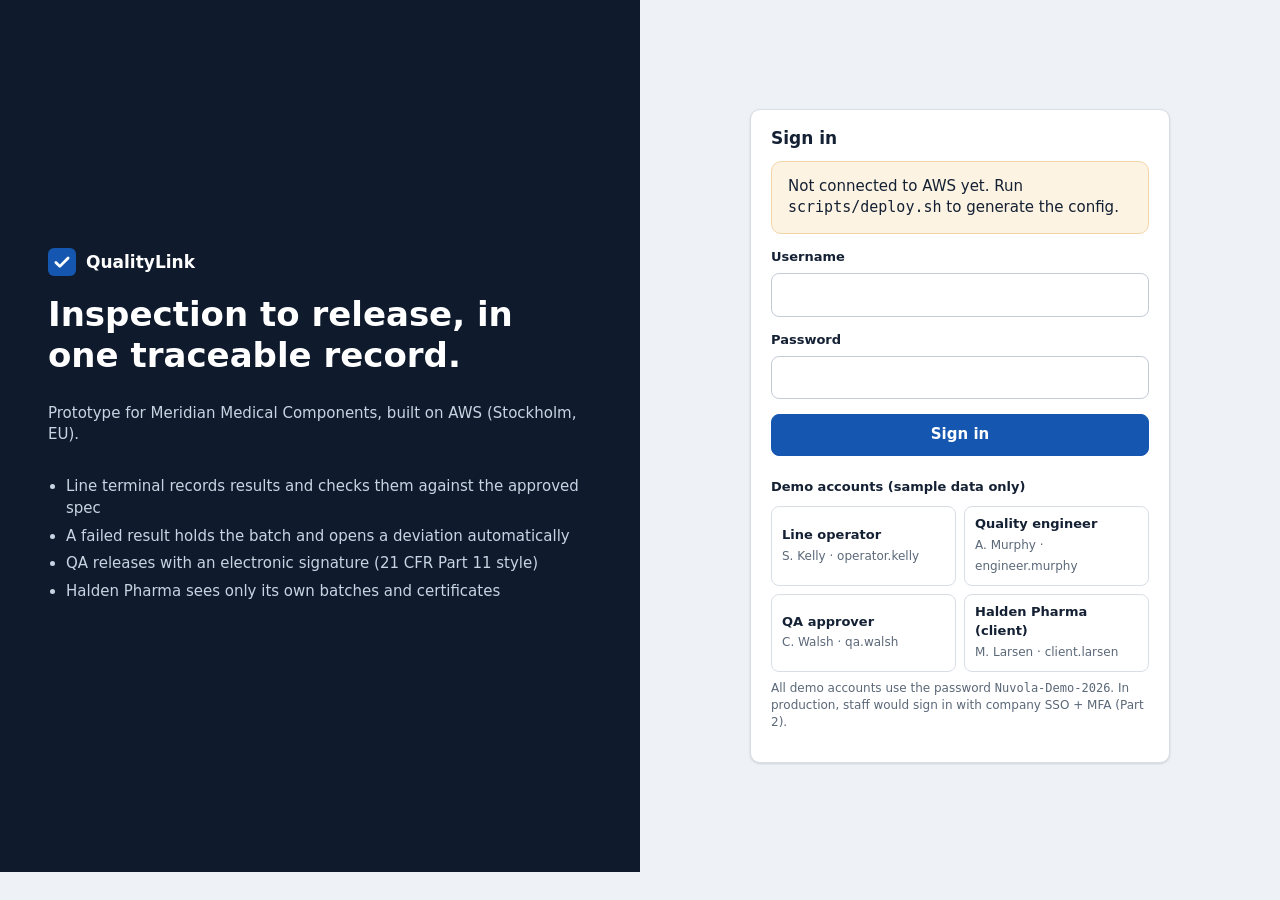
<file: frontend/index.html>
<!doctype html>
<html lang="en">
<head>
  <meta charset="utf-8">
  <meta name="viewport" content="width=device-width, initial-scale=1">
  <title>QualityLink</title>
  <meta name="description" content="QualityLink prototype: inspection, deviation and batch release for Meridian Medical Components (CSC1057 Group Nuvola).">
  <link rel="icon" href="data:image/svg+xml,%3Csvg xmlns='http://www.w3.org/2000/svg' viewBox='0 0 32 32'%3E%3Crect width='32' height='32' rx='7' fill='%231557b0'/%3E%3Cpath d='M9 16.5l4.5 4.5L23 11.5' stroke='white' stroke-width='3.2' fill='none' stroke-linecap='round' stroke-linejoin='round'/%3E%3C/svg%3E">
  <link rel="stylesheet" href="css/styles.css">
</head>
<body>
  <div id="app" aria-live="polite"></div>
  <div id="toast" role="status" aria-live="polite"></div>
  <noscript>QualityLink needs JavaScript enabled.</noscript>
  <script type="module" src="js/app.js"></script>
</body>
</html>
</file>
<file: frontend/css/styles.css>
/* QualityLink prototype styles. One file, no framework. */
:root {
  --navy: #0f1b2d;
  --navy-2: #1a2a42;
  --blue: #1557b0;
  --blue-dark: #0f4590;
  --blue-soft: #e8f0fb;
  --bg: #eef1f5;
  --surface: #ffffff;
  --line: #d9dee6;
  --text: #142033;
  --muted: #5b6878;
  --green: #17803d;
  --green-soft: #e5f4ea;
  --red: #b42318;
  --red-soft: #fdeceb;
  --amber: #a15c07;
  --amber-soft: #fdf3e2;
  --grey-soft: #eef0f3;
  --radius: 10px;
  --shadow: 0 1px 2px rgba(16, 24, 40, .06), 0 1px 3px rgba(16, 24, 40, .08);
  --mono: ui-monospace, "SF Mono", SFMono-Regular, Menlo, Consolas, monospace;
  color-scheme: light;
}

* { box-sizing: border-box; }
html, body { margin: 0; }
body {
  font-family: system-ui, -apple-system, "Segoe UI", Roboto, "Helvetica Neue", Arial, sans-serif;
  font-size: 15px;
  line-height: 1.45;
  color: var(--text);
  background: var(--bg);
  -webkit-font-smoothing: antialiased;
  padding-bottom: 28px; /* room for the prototype banner */
}
h1, h2, h3 { margin: 0; line-height: 1.2; }
h1 { font-size: 24px; }
h2 { font-size: 17px; }
h3 { font-size: 15px; }
a { color: var(--blue); }
button, input, select, textarea { font: inherit; color: inherit; }
.mono { font-family: var(--mono); }
.muted { color: var(--muted); }
.small { font-size: 13px; }
.hidden { display: none !important; }

/* ---------- Buttons & form controls ---------- */
.btn {
  display: inline-flex; align-items: center; justify-content: center; gap: 8px;
  border: 1px solid var(--line); background: var(--surface); color: var(--text);
  padding: 9px 16px; border-radius: 8px; cursor: pointer; font-weight: 600;
  text-decoration: none; white-space: nowrap;
}
.btn:hover { background: #f6f8fb; }
.btn:focus-visible, input:focus-visible, select:focus-visible, textarea:focus-visible, .tile:focus-visible {
  outline: 3px solid #8db4ec; outline-offset: 1px;
}
.btn.primary { background: var(--blue); border-color: var(--blue); color: #fff; }
.btn.primary:hover { background: var(--blue-dark); }
.btn.danger { background: var(--red); border-color: var(--red); color: #fff; }
.btn.dark { background: var(--navy); border-color: var(--navy); color: #fff; }
.btn.ghost { background: transparent; border-color: transparent; color: var(--blue); padding-left: 6px; padding-right: 6px; }
.btn.big { padding: 16px 26px; font-size: 18px; border-radius: 10px; }
.btn[disabled] { opacity: .5; cursor: not-allowed; }
label { display: block; font-weight: 600; font-size: 13px; margin-bottom: 6px; }
input[type=text], input[type=password], input[type=number], select, textarea {
  width: 100%; padding: 10px 12px; border: 1px solid #c4ccd8; border-radius: 8px; background: #fff;
}
textarea { min-height: 90px; resize: vertical; }
.field { margin-bottom: 14px; }
.row { display: flex; gap: 12px; align-items: center; flex-wrap: wrap; }
.spread { justify-content: space-between; }
.grid-2 { display: grid; grid-template-columns: 1fr 1fr; gap: 16px; }
@media (max-width: 760px) { .grid-2 { grid-template-columns: 1fr; } }

/* ---------- Cards, badges, tables ---------- */
.card { background: var(--surface); border: 1px solid var(--line); border-radius: var(--radius); box-shadow: var(--shadow); padding: 18px 20px; }
.card + .card { margin-top: 16px; }
.card h2 { margin-bottom: 12px; }
.badge {
  display: inline-flex; align-items: center; gap: 6px; padding: 2px 10px; border-radius: 999px;
  font-size: 12px; font-weight: 700; white-space: nowrap; border: 1px solid transparent;
}
.badge.green { background: var(--green-soft); color: var(--green); border-color: #b9e0c6; }
.badge.red { background: var(--red-soft); color: var(--red); border-color: #f6c6c2; }
.badge.amber { background: var(--amber-soft); color: var(--amber); border-color: #f2d6a8; }
.badge.blue { background: var(--blue-soft); color: var(--blue); border-color: #c3d6f3; }
.badge.grey { background: var(--grey-soft); color: var(--muted); border-color: #dde1e7; }
.table-wrap { overflow-x: auto; }
table { width: 100%; border-collapse: collapse; font-size: 14px; }
th { text-align: left; font-size: 12px; text-transform: uppercase; letter-spacing: .04em; color: var(--muted); font-weight: 700; padding: 8px 10px; border-bottom: 1px solid var(--line); }
td { padding: 10px; border-bottom: 1px solid #edf0f4; vertical-align: top; }
tr.fail td { background: #fff5f4; }
tr.clickable { cursor: pointer; }
tr.clickable:hover td { background: #f6f9fd; }
.kv { display: grid; grid-template-columns: repeat(auto-fit, minmax(150px, 1fr)); gap: 12px 20px; }
.kv div span { display: block; font-size: 12px; color: var(--muted); }
.kv div strong { font-size: 15px; }
.notice { border-radius: var(--radius); padding: 14px 16px; border: 1px solid; }
.notice.amber { background: var(--amber-soft); border-color: #f2d6a8; }
.notice.red { background: var(--red-soft); border-color: #f6c6c2; }
.notice.green { background: var(--green-soft); border-color: #b9e0c6; }
.notice.blue { background: var(--blue-soft); border-color: #c3d6f3; }
.empty { padding: 30px; text-align: center; color: var(--muted); }
.error-text { color: var(--red); font-weight: 600; }

/* ---------- Staff layout (sidebar) ---------- */
.shell { display: grid; grid-template-columns: 220px 1fr; min-height: calc(100vh - 28px); }
.sidebar { background: var(--navy); color: #c9d3e1; display: flex; flex-direction: column; padding: 18px 12px; }
.brand { display: flex; align-items: center; gap: 10px; color: #fff; font-weight: 800; font-size: 17px; padding: 0 8px 18px; }
.logo { width: 28px; height: 28px; flex: none; }
.nav a { display: block; padding: 9px 12px; border-radius: 8px; color: #c9d3e1; text-decoration: none; font-weight: 600; margin-bottom: 2px; }
.nav a:hover { background: var(--navy-2); color: #fff; }
.nav a.active { background: var(--blue); color: #fff; }
.who { margin-top: auto; padding: 12px 8px 0; border-top: 1px solid #24364f; font-size: 13px; }
.who strong { color: #fff; display: block; }
.who button { margin-top: 8px; background: none; border: 0; color: #9fb4d1; padding: 0; cursor: pointer; text-decoration: underline; }
.main { padding: 24px 28px 60px; min-width: 0; }
.crumbs { font-size: 13px; color: var(--muted); margin-bottom: 6px; }
.page-head { display: flex; justify-content: space-between; align-items: flex-start; gap: 16px; margin-bottom: 18px; flex-wrap: wrap; }
.page-head p { margin: 4px 0 0; color: var(--muted); }
@media (max-width: 860px) {
  .shell { grid-template-columns: 1fr; }
  .sidebar { flex-direction: row; flex-wrap: wrap; align-items: center; gap: 6px; padding: 10px 12px; }
  .brand { padding: 0 8px 0 0; }
  .nav { display: flex; gap: 4px; flex-wrap: wrap; }
  .who { margin: 0 0 0 auto; border: 0; padding: 0; }
  .main { padding: 18px 16px 60px; }
}

/* ---------- Line terminal ---------- */
.terminal { min-height: calc(100vh - 28px); display: flex; flex-direction: column; }
.topbar { background: var(--navy); color: #fff; display: flex; align-items: center; gap: 14px; padding: 10px 18px; flex-wrap: wrap; }
.topbar .brand { padding: 0; }
.topbar .meta { color: #9fb4d1; font-size: 14px; }
.topbar .right { margin-left: auto; display: flex; align-items: center; gap: 12px; flex-wrap: wrap; }
.gateway-pill { border: 0; border-radius: 999px; padding: 6px 12px; font-weight: 700; font-size: 13px; cursor: pointer; }
.gateway-pill.online { background: #1f5f3a; color: #d7f5e2; }
.gateway-pill.offline { background: #7a2a1f; color: #ffe1dc; }
.term-body { padding: 18px; display: grid; grid-template-columns: 1fr 320px; gap: 16px; max-width: 1200px; width: 100%; margin: 0 auto; }
@media (max-width: 900px) { .term-body { grid-template-columns: 1fr; } }
.batch-pick { display: flex; gap: 8px; flex-wrap: wrap; }
.batch-chip { border: 2px solid var(--line); background: #fff; border-radius: 10px; padding: 10px 14px; text-align: left; cursor: pointer; min-width: 150px; }
.batch-chip strong { display: block; font-family: var(--mono); font-size: 16px; }
.batch-chip.selected { border-color: var(--blue); background: var(--blue-soft); }
.batch-chip[disabled] { opacity: .55; cursor: not-allowed; }
.tiles { display: grid; grid-template-columns: repeat(auto-fit, minmax(140px, 1fr)); gap: 10px; }
.tile { border: 2px solid var(--line); background: #fff; border-radius: 10px; padding: 16px 12px; font-weight: 700; font-size: 16px; cursor: pointer; text-align: center; }
.tile.selected { background: var(--blue); border-color: var(--blue); color: #fff; }
.tile.done::after { content: " \2713"; color: var(--green); }
.tile.selected.done::after { color: #c9f2d6; }
.reading-box { display: flex; align-items: flex-end; gap: 14px; flex-wrap: wrap; }
input.reading-input { width: 220px; font-family: var(--mono); font-size: 40px; font-weight: 700; padding: 6px 12px; }
.unit { font-size: 22px; color: var(--muted); padding-bottom: 12px; }
.passfail { display: flex; gap: 12px; }
.passfail .tile { flex: 1; font-size: 22px; padding: 22px; }
.passfail .tile.pass.selected { background: var(--green); border-color: var(--green); }
.passfail .tile.fail.selected { background: var(--red); border-color: var(--red); }
.step-label { font-weight: 800; margin: 18px 0 10px; }
.save-row { display: flex; justify-content: flex-end; margin-top: 18px; }
.overlay { position: fixed; inset: 0; background: rgba(15, 27, 45, .55); display: flex; align-items: center; justify-content: center; padding: 16px; z-index: 50; }
.result-card { background: #fff; border-radius: 14px; width: min(520px, 100%); padding: 26px; border-top: 8px solid var(--green); box-shadow: 0 20px 50px rgba(0, 0, 0, .25); }
.result-card.fail { border-top-color: var(--red); }
.result-card h2 { font-size: 24px; margin-bottom: 10px; }
.result-card.fail h2 { color: var(--red); }
.result-card.pass h2 { color: var(--green); }
.queue-list { font-size: 13px; margin: 8px 0 0; padding-left: 18px; }

/* ---------- Release checks ---------- */
.checks { list-style: none; padding: 0; margin: 0; }
.checks li { display: flex; gap: 10px; padding: 8px 0; border-bottom: 1px solid #edf0f4; }
.checks li:last-child { border-bottom: 0; }
.checks .icon { width: 22px; height: 22px; border-radius: 50%; display: inline-flex; align-items: center; justify-content: center; font-weight: 800; font-size: 13px; flex: none; }
.checks .ok .icon { background: var(--green); color: #fff; }
.checks .no .icon { background: var(--red); color: #fff; }
.queue-item { display: block; width: 100%; text-align: left; background: #fff; border: 2px solid var(--line); border-radius: 10px; padding: 12px; margin-bottom: 8px; cursor: pointer; }
.queue-item.selected { border-color: var(--blue); background: var(--blue-soft); }
.release-grid { display: grid; grid-template-columns: 280px 1fr; gap: 16px; }
@media (max-width: 900px) { .release-grid { grid-template-columns: 1fr; } }

/* ---------- Deviation stepper ---------- */
.stepper { display: grid; grid-template-columns: repeat(3, 1fr); gap: 8px; margin-bottom: 16px; }
.stepper div { border: 1px solid var(--line); border-radius: 8px; padding: 10px 12px; background: #fff; font-size: 13px; }
.stepper div strong { display: block; font-size: 14px; }
.stepper div.on { background: var(--blue); border-color: var(--blue); color: #fff; }
.stepper div.past { background: var(--blue-soft); border-color: #c3d6f3; }

/* ---------- Login ---------- */
.login-wrap { min-height: calc(100vh - 28px); display: grid; grid-template-columns: 1fr 1fr; }
.login-side { background: var(--navy); color: #c9d3e1; padding: 48px; display: flex; flex-direction: column; justify-content: center; }
.login-side h1 { color: #fff; font-size: 34px; margin: 18px 0 12px; }
.login-side ul { padding-left: 18px; }
.login-side li { margin-bottom: 6px; }
.login-form { display: flex; align-items: center; justify-content: center; padding: 32px 16px; }
.login-form .card { width: min(420px, 100%); }
.demo-users { display: grid; grid-template-columns: 1fr 1fr; gap: 8px; margin-top: 8px; }
.demo-users button { text-align: left; border: 1px solid var(--line); background: #fff; border-radius: 8px; padding: 8px 10px; cursor: pointer; }
.demo-users button:hover { border-color: var(--blue); background: var(--blue-soft); }
.demo-users strong { display: block; font-size: 13px; }
.demo-users span { font-size: 12px; color: var(--muted); }
@media (max-width: 860px) { .login-wrap { grid-template-columns: 1fr; } .login-side { padding: 28px 20px; } }

/* ---------- Client portal & certificate ---------- */
.portal-top { background: #fff; border-bottom: 1px solid var(--line); padding: 14px 24px; display: flex; align-items: center; gap: 12px; flex-wrap: wrap; }
.portal-top .right { margin-left: auto; font-size: 14px; }
.portal-main { max-width: 1040px; margin: 0 auto; padding: 28px 16px 60px; }
.certificate { background: #fff; max-width: 820px; margin: 0 auto; padding: 44px 48px; border: 1px solid var(--line); box-shadow: var(--shadow); }
.certificate h1 { font-size: 26px; letter-spacing: .02em; }
.cert-head { display: flex; justify-content: space-between; gap: 16px; border-bottom: 3px solid var(--navy); padding-bottom: 16px; margin-bottom: 20px; flex-wrap: wrap; }
.sig { margin-top: 28px; border: 1px solid var(--line); border-radius: 8px; padding: 14px 16px; background: #fafbfc; }
@media (max-width: 600px) { .certificate { padding: 24px 18px; } }
@media print {
  body { background: #fff; }
  .no-print, .portal-top, .proto-banner { display: none !important; }
  .certificate { border: 0; box-shadow: none; padding: 0; }
}

/* ---------- Misc ---------- */
.proto-banner { position: fixed; bottom: 0; left: 0; right: 0; pointer-events: none; background: #fff8e6; border-top: 1px solid #f2d6a8; color: #6b4a07; font-size: 12px; text-align: center; padding: 5px 10px; z-index: 40; }
#toast { position: fixed; bottom: 40px; left: 50%; transform: translateX(-50%); background: var(--navy); color: #fff; padding: 10px 18px; border-radius: 8px; font-weight: 600; opacity: 0; pointer-events: none; transition: opacity .2s; z-index: 60; max-width: calc(100% - 32px); }
#toast.show { opacity: 1; }
.spinner { width: 22px; height: 22px; border: 3px solid #c9d3e1; border-top-color: var(--blue); border-radius: 50%; animation: spin 0.8s linear infinite; margin: 40px auto; }
@keyframes spin { to { transform: rotate(360deg); } }
.legend { font-size: 12px; color: var(--muted); margin-top: 8px; }

/* ---------- Quality dashboard ---------- */
.kpis { display: grid; grid-template-columns: repeat(auto-fit, minmax(200px, 1fr)); gap: 16px; }
.kpi { background: var(--surface); border: 1px solid var(--line); border-radius: var(--radius); box-shadow: var(--shadow); padding: 16px 18px; border-top: 4px solid var(--line); }
.kpi.good { border-top-color: var(--green); }
.kpi.warn { border-top-color: var(--amber); }
.kpi.bad { border-top-color: var(--red); }
.kpi-label { display: block; font-size: 12px; text-transform: uppercase; letter-spacing: .04em; color: var(--muted); font-weight: 700; }
.kpi-value { display: block; font-size: 34px; line-height: 1.15; margin: 6px 0 4px; font-variant-numeric: tabular-nums; }
.kpi-sub { display: block; font-size: 13px; color: var(--muted); }
.hbars { display: grid; gap: 10px; }
.hbar { display: grid; grid-template-columns: 130px 1fr 32px; gap: 10px; align-items: center; font-size: 14px; }
.hbar-label { color: var(--text); }
.hbar-track { height: 12px; background: var(--grey-soft); border-radius: 4px; overflow: hidden; }
.hbar-fill { display: block; height: 100%; border-radius: 0 4px 4px 0; }
.hbar-fill.blue { background: var(--blue); }
.hbar-num { text-align: right; font-variant-numeric: tabular-nums; font-weight: 700; }
.hbar:hover .hbar-fill { filter: brightness(1.15); }
@media (max-width: 720px) { .grid-2 { grid-template-columns: 1fr; } .hbar { grid-template-columns: 100px 1fr 28px; } }
.grid-2 > .card { margin-top: 0; }
.grid-2 + .card { margin-top: 16px; }
</file>
